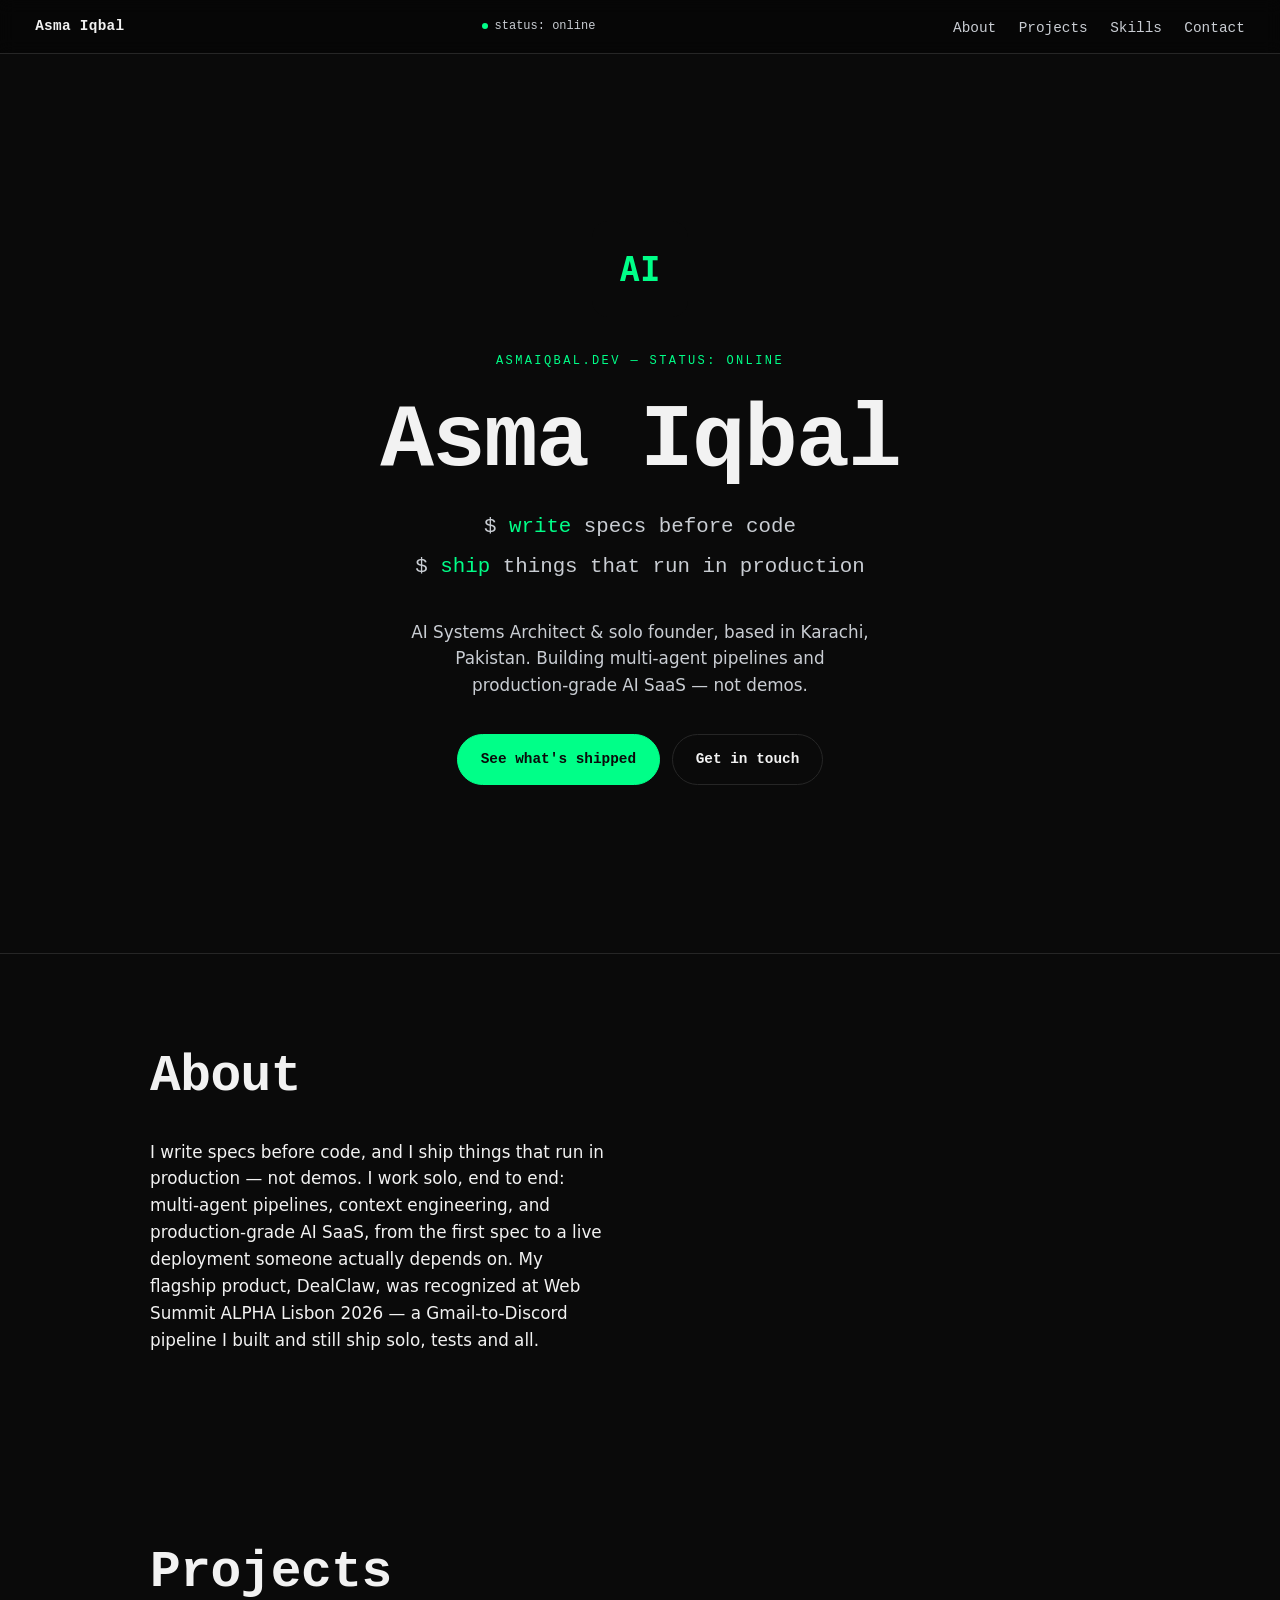
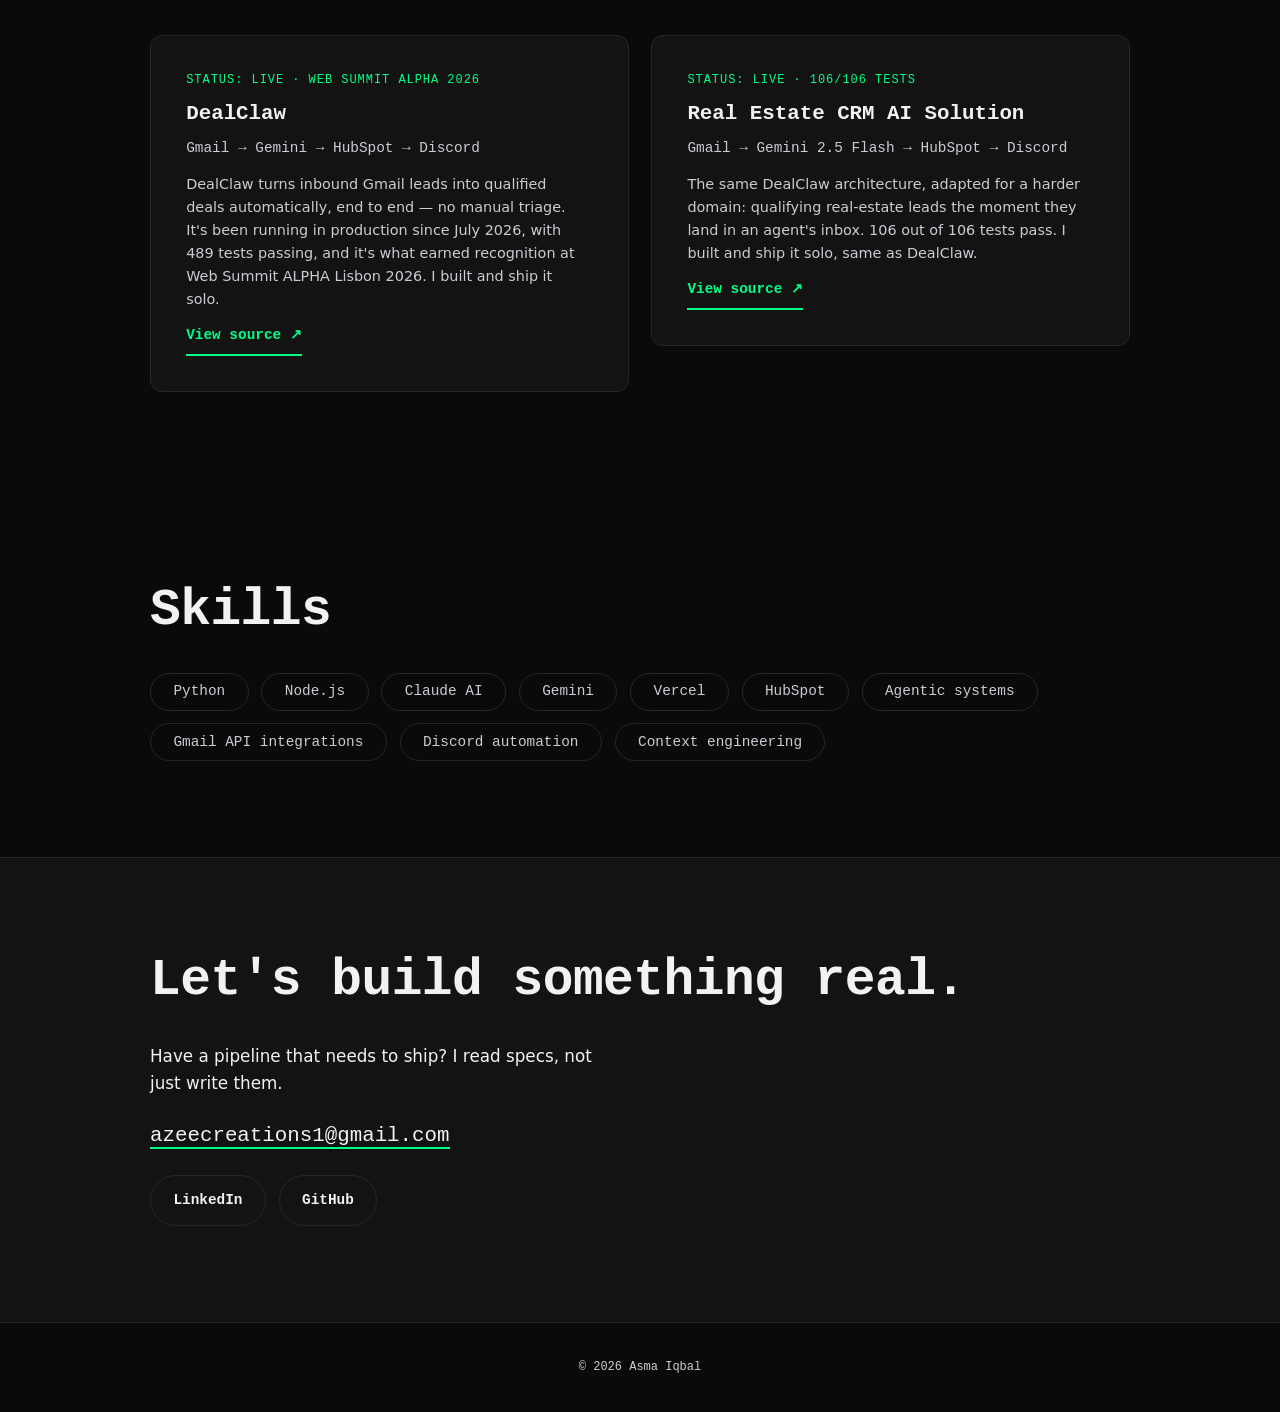
<file: project-02-portfolio/site/index.html>
<!DOCTYPE html>
<html lang="en">
<head>
<meta charset="UTF-8">
<meta name="viewport" content="width=device-width, initial-scale=1.0">
<title>Asma Iqbal — AI Systems Architect</title>
<meta name="description" content="Asma Iqbal is an AI Systems Architect and solo founder based in Karachi, Pakistan, building production-grade AI pipelines like DealClaw.">
<link rel="stylesheet" href="style.css">
</head>
<body>
<a class="skip-link" href="#main">Skip to content</a>

<header class="topbar">
  <nav aria-label="Primary">
    <a href="#hero" class="brand">Asma Iqbal</a>
    <span class="status-line">status: online</span>
    <ul class="nav-links">
      <li><a href="#about">About</a></li>
      <li><a href="#projects">Projects</a></li>
      <li><a href="#skills">Skills</a></li>
      <li><a href="#contact">Contact</a></li>
    </ul>
  </nav>
</header>

<main id="main">

  <section id="hero">
    <div class="hero-inner reveal">
      <img class="hero-avatar" src="avatar.svg" alt="Monogram mark, the letters A I, for Asma Iqbal">
      <p class="eyebrow">asmaiqbal.dev — status: online</p>
      <h1>Asma Iqbal</h1>
      <p class="cmd-line">$ <span class="verb">write</span> specs before code</p>
      <p class="cmd-line">$ <span class="verb">ship</span> things that run in production</p>
      <p class="hero-sub">AI Systems Architect &amp; solo founder, based in Karachi, Pakistan.
        Building multi-agent pipelines and production-grade AI SaaS — not demos.</p>
      <div class="hero-cta">
        <a class="btn btn-primary" href="#projects">See what's shipped</a>
        <a class="btn btn-ghost" href="#contact">Get in touch</a>
      </div>
    </div>
  </section>

  <section id="about" class="section">
    <div class="section-inner reveal">
      <h2>About</h2>
      <p class="prose">I write specs before code, and I ship things that run in production
        — not demos. I work solo, end to end: multi-agent pipelines, context engineering,
        and production-grade AI SaaS, from the first spec to a live deployment someone
        actually depends on. My flagship product, DealClaw, was recognized at Web Summit
        ALPHA Lisbon 2026 — a Gmail-to-Discord pipeline I built and still ship solo,
        tests and all.</p>
    </div>
  </section>

  <section id="projects" class="section">
    <div class="section-inner reveal">
      <h2>Projects</h2>
      <div class="project-grid">

        <article class="project-card">
          <p class="project-tag">STATUS: LIVE · WEB SUMMIT ALPHA 2026</p>
          <h3>DealClaw</h3>
          <p class="project-pipeline">Gmail → Gemini → HubSpot → Discord</p>
          <p class="prose">DealClaw turns inbound Gmail leads into qualified deals
            automatically, end to end — no manual triage. It's been running in production
            since July 2026, with 489 tests passing, and it's what earned recognition at
            Web Summit ALPHA Lisbon 2026. I built and ship it solo.</p>
          <a class="project-link" href="https://github.com/AsmaIqbal01/openclaw-deal-scout">View source ↗</a>
        </article>

        <article class="project-card">
          <p class="project-tag">STATUS: LIVE · 106/106 TESTS</p>
          <h3>Real Estate CRM AI Solution</h3>
          <p class="project-pipeline">Gmail → Gemini 2.5 Flash → HubSpot → Discord</p>
          <p class="prose">The same DealClaw architecture, adapted for a harder domain:
            qualifying real-estate leads the moment they land in an agent's inbox. 106 out
            of 106 tests pass. I built and ship it solo, same as DealClaw.</p>
          <a class="project-link" href="https://github.com/AsmaIqbal01/openclaw-deal-scout-realestate">View source ↗</a>
        </article>

      </div>
    </div>
  </section>

  <section id="skills" class="section">
    <div class="section-inner reveal">
      <h2>Skills</h2>
      <ul class="skills-list">
        <li>Python</li>
        <li>Node.js</li>
        <li>Claude AI</li>
        <li>Gemini</li>
        <li>Vercel</li>
        <li>HubSpot</li>
        <li>Agentic systems</li>
        <li>Gmail API integrations</li>
        <li>Discord automation</li>
        <li>Context engineering</li>
      </ul>
    </div>
  </section>

  <section id="contact" class="section contact-section">
    <div class="section-inner reveal">
      <h2>Let's build something real.</h2>
      <p class="prose">Have a pipeline that needs to ship? I read specs, not just write them.</p>
      <p class="contact-email"><a href="mailto:azeecreations1@gmail.com">azeecreations1@gmail.com</a></p>
      <div class="contact-links">
        <a class="btn btn-ghost" href="https://www.linkedin.com/in/asma-iqbal000/">LinkedIn</a>
        <a class="btn btn-ghost" href="https://github.com/AsmaIqbal01">GitHub</a>
      </div>
    </div>
  </section>

</main>

<footer class="site-footer">
  <p>© 2026 Asma Iqbal</p>
</footer>

<script>
  (function () {
    var ro = new IntersectionObserver(function (entries) {
      entries.forEach(function (entry) {
        if (entry.isIntersecting) { entry.target.classList.add('in'); ro.unobserve(entry.target); }
      });
    }, { rootMargin: '0px 0px -10% 0px' });
    Array.prototype.slice.call(document.querySelectorAll('.reveal')).forEach(function (node) {
      ro.observe(node);
    });
  })();
</script>
</body>
</html>
</file>
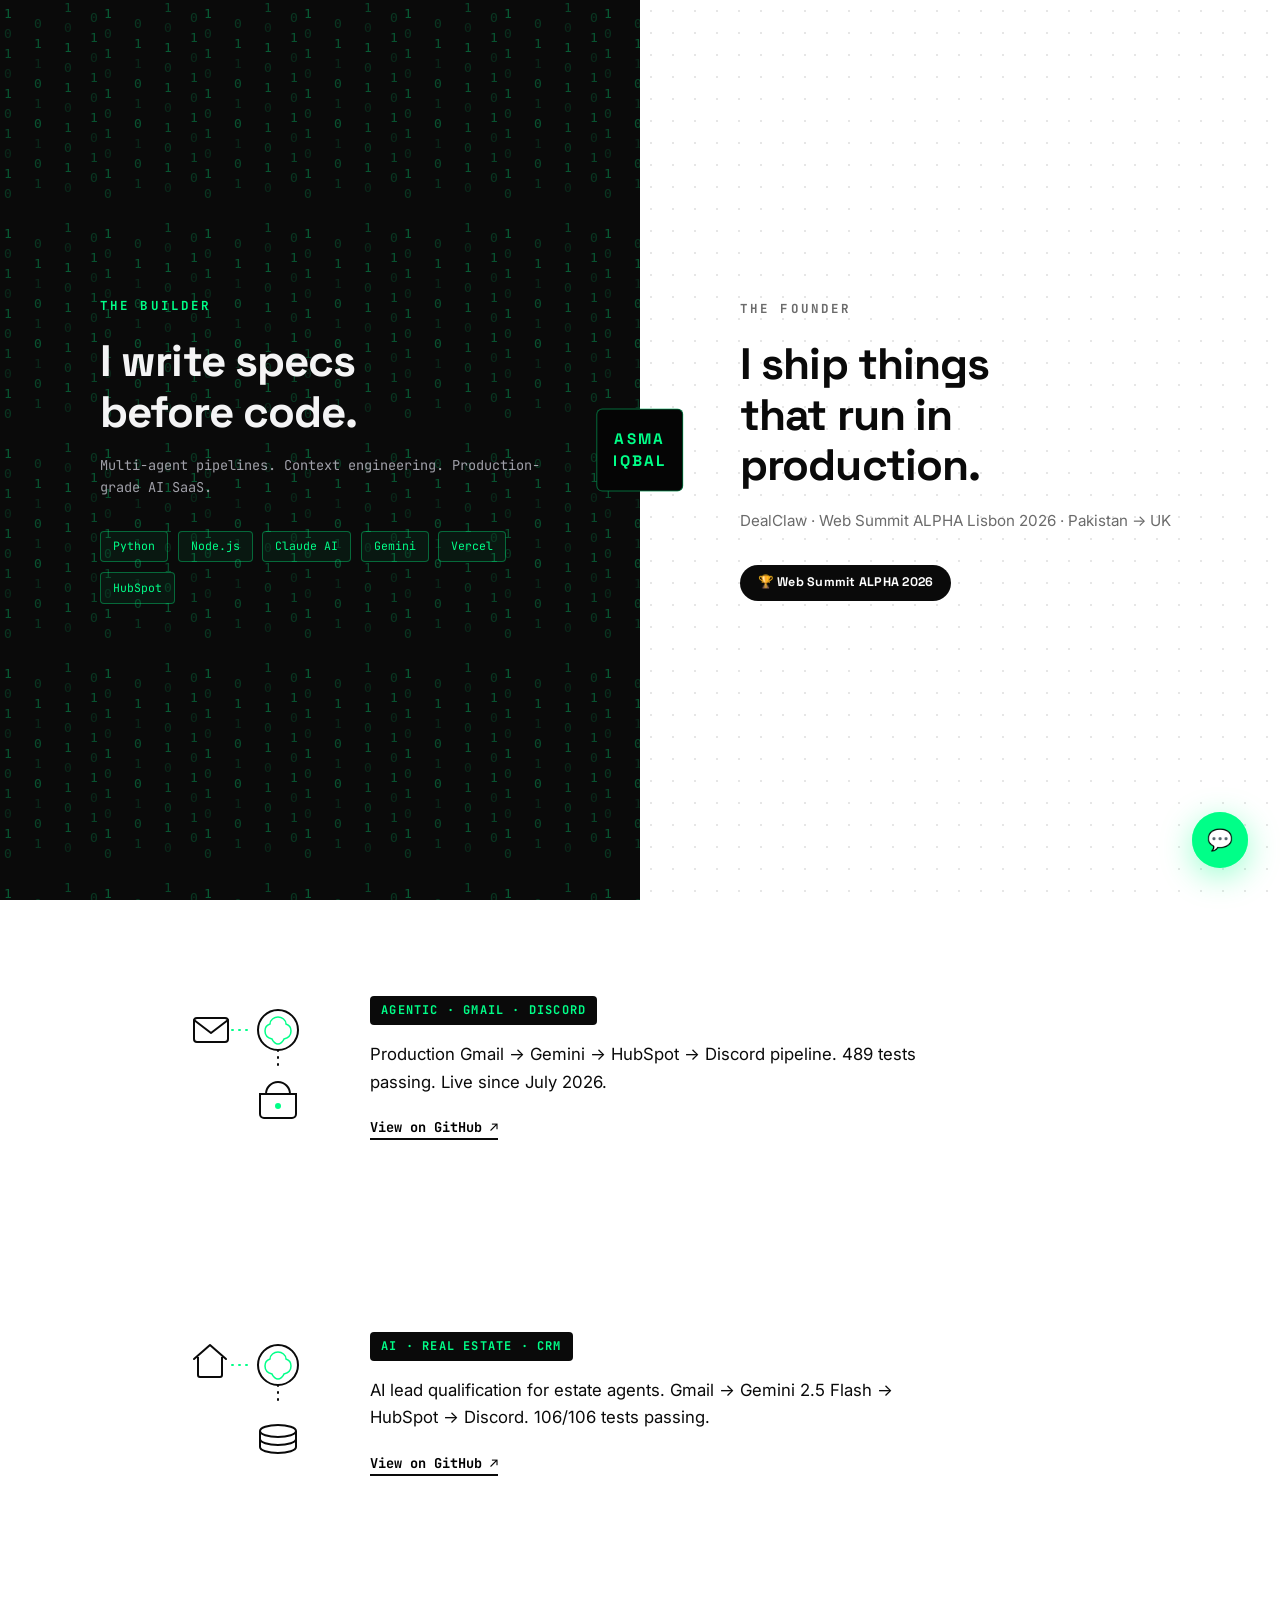
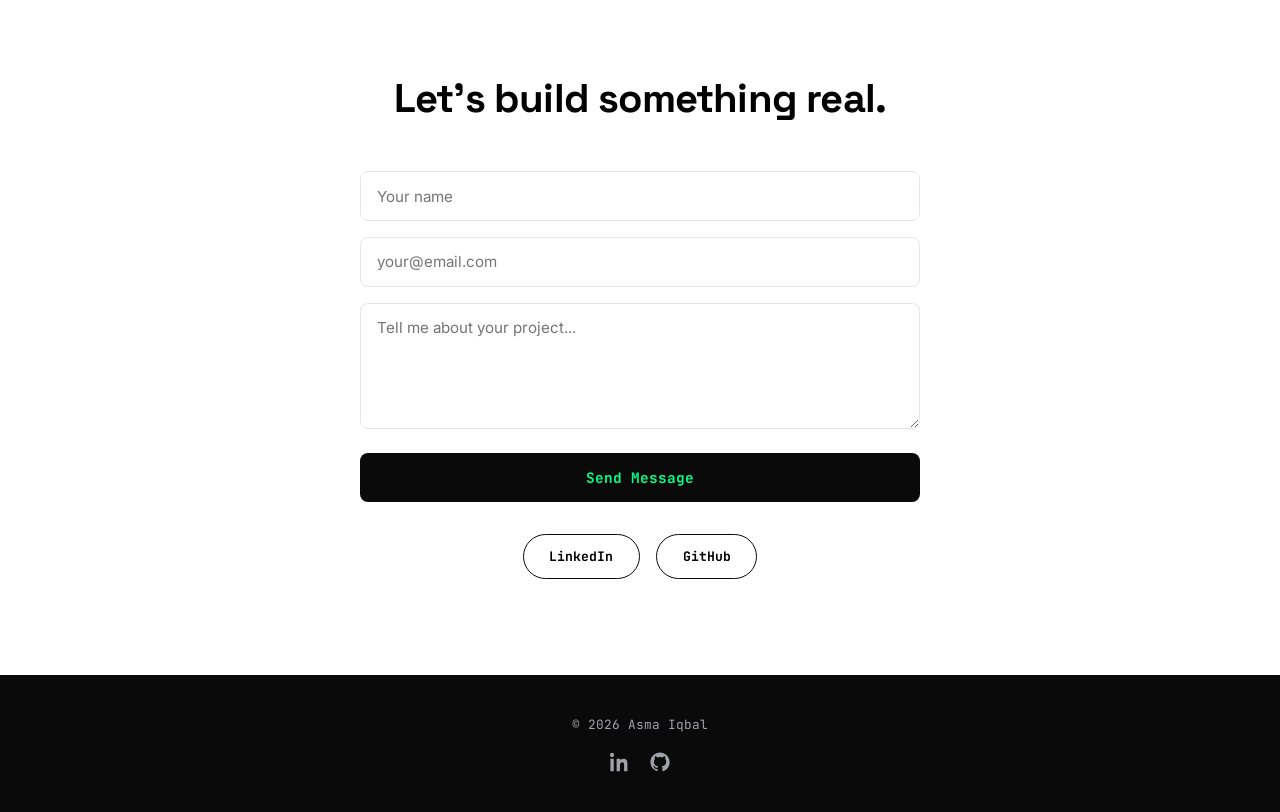
<file: project-02-portfolio/live_check/site/index.html>
<!DOCTYPE html>
<html lang="en">
<head>
<meta charset="UTF-8"/>
<meta name="viewport" content="width=device-width, initial-scale=1.0"/>
<title>Asma Iqbal — AI Systems Architect</title>
<meta name="description" content="Asma Iqbal is an AI Systems Architect and solo founder based in Karachi, Pakistan, building production-grade AI-powered SaaS pipelines — including DealClaw, an AI lead qualification system for estate agents."/>
<link rel="canonical" href="https://asmaiqbal.vercel.app/"/>

<meta property="og:type" content="website"/>
<meta property="og:title" content="Asma Iqbal — AI Systems Architect"/>
<meta property="og:description" content="Building real AI pipelines, not demos. Production-grade AI-powered SaaS products, from spec to live deployment."/>
<meta property="og:url" content="https://asmaiqbal.vercel.app/"/>
<meta property="og:image" content="https://asmaiqbal.vercel.app/avatar.jpg"/>

<meta name="twitter:card" content="summary"/>
<meta name="twitter:title" content="Asma Iqbal — AI Systems Architect"/>
<meta name="twitter:description" content="Building real AI pipelines, not demos. Production-grade AI-powered SaaS products, from spec to live deployment."/>
<meta name="twitter:image" content="https://asmaiqbal.vercel.app/avatar.jpg"/>

<link rel="icon" href="data:image/svg+xml,%3Csvg xmlns='http://www.w3.org/2000/svg' viewBox='0 0 32 32'%3E%3Cdefs%3E%3ClinearGradient id='g' x1='0' y1='0' x2='1' y2='1'%3E%3Cstop offset='0' stop-color='%237C3AED'/%3E%3Cstop offset='0.5' stop-color='%23EC4899'/%3E%3Cstop offset='1' stop-color='%2306B6D4'/%3E%3C/linearGradient%3E%3C/defs%3E%3Crect width='32' height='32' rx='8' fill='%230A0A1A'/%3E%3Ctext x='16' y='22' font-family='Arial,sans-serif' font-size='16' font-weight='700' text-anchor='middle' fill='url(%23g)'%3EAI%3C/text%3E%3C/svg%3E"/>
<link rel="preconnect" href="https://fonts.googleapis.com"/>
<link rel="preconnect" href="https://fonts.gstatic.com" crossorigin/>
<link href="https://fonts.googleapis.com/css2?family=JetBrains+Mono:wght@400;500;700&family=Space+Grotesk:wght@300;400;500;600;700&family=Inter:wght@300;400;500;600&display=swap" rel="stylesheet"/>
<style>
  *, *::before, *::after { box-sizing: border-box; margin: 0; padding: 0; }

  :root {
    --builder-bg: #0a0a0a;
    --builder-accent: #00ff88;
    --founder-bg: #ffffff;
    --founder-text: #0a0a0a;
    --muted-dark: #a1a1aa;
    --muted-light: #6b6b6b;
    --font-mono: 'JetBrains Mono', 'Courier New', monospace;
    --font-display: 'Space Grotesk', sans-serif;
    --font-body: 'Inter', sans-serif;
  }

  html { scroll-behavior: smooth; }
  body { font-family: var(--font-body); line-height: 1.6; overflow-x: hidden; background: var(--founder-bg); }

  ::-webkit-scrollbar { width: 6px; }
  ::-webkit-scrollbar-track { background: var(--builder-bg); }
  ::-webkit-scrollbar-thumb { background: var(--builder-accent); border-radius: 3px; }

  a { color: inherit; }

  /* ─── SPLIT HERO ─── */
  .split-hero {
    display: flex;
    height: 100vh;
    height: 100svh;
    position: relative;
    overflow: hidden;
  }
  .builder-side, .founder-side {
    position: relative;
    flex: 1;
    display: flex;
    align-items: center;
    justify-content: center;
    padding: 3rem 3rem;
    transition: flex 0.4s ease;
    overflow: hidden;
  }
  .split-hero.builder-hover .builder-side { flex: 1.5; }
  .split-hero.builder-hover .founder-side { flex: 0.667; }
  .split-hero.founder-hover .founder-side { flex: 1.5; }
  .split-hero.founder-hover .builder-side { flex: 0.667; }
  @media (prefers-reduced-motion: reduce) {
    .builder-side, .founder-side { transition: none; }
  }

  .builder-side { background: var(--builder-bg); color: #f4f4f5; }
  .founder-side { background: var(--founder-bg); color: var(--founder-text); }

  .matrix-bg {
    position: absolute; inset: 0; z-index: 0;
    background-image: url("data:image/svg+xml,%3Csvg xmlns='http://www.w3.org/2000/svg' width='100' height='220' viewBox='0 0 100 220'%3E%3Cstyle%3Etext%7Bfont-family:monospace;font-size:13px;fill:%2300ff88;%7D%3C/style%3E%3Ctext x='4' y='18' opacity='0.55'%3E1%3C/text%3E%3Ctext x='4' y='38' opacity='0.25'%3E0%3C/text%3E%3Ctext x='4' y='58' opacity='0.45'%3E1%3C/text%3E%3Ctext x='4' y='78' opacity='0.2'%3E0%3C/text%3E%3Ctext x='4' y='98' opacity='0.5'%3E1%3C/text%3E%3Ctext x='4' y='118' opacity='0.3'%3E0%3C/text%3E%3Ctext x='4' y='138' opacity='0.4'%3E1%3C/text%3E%3Ctext x='4' y='158' opacity='0.2'%3E0%3C/text%3E%3Ctext x='4' y='178' opacity='0.5'%3E1%3C/text%3E%3Ctext x='4' y='198' opacity='0.3'%3E0%3C/text%3E%3Ctext x='34' y='28' opacity='0.3'%3E0%3C/text%3E%3Ctext x='34' y='48' opacity='0.5'%3E1%3C/text%3E%3Ctext x='34' y='68' opacity='0.2'%3E1%3C/text%3E%3Ctext x='34' y='88' opacity='0.45'%3E0%3C/text%3E%3Ctext x='34' y='108' opacity='0.25'%3E1%3C/text%3E%3Ctext x='34' y='128' opacity='0.5'%3E0%3C/text%3E%3Ctext x='34' y='148' opacity='0.2'%3E1%3C/text%3E%3Ctext x='34' y='168' opacity='0.4'%3E0%3C/text%3E%3Ctext x='34' y='188' opacity='0.3'%3E1%3C/text%3E%3Ctext x='64' y='12' opacity='0.4'%3E1%3C/text%3E%3Ctext x='64' y='32' opacity='0.2'%3E0%3C/text%3E%3Ctext x='64' y='52' opacity='0.55'%3E1%3C/text%3E%3Ctext x='64' y='72' opacity='0.25'%3E0%3C/text%3E%3Ctext x='64' y='92' opacity='0.5'%3E1%3C/text%3E%3Ctext x='64' y='112' opacity='0.2'%3E0%3C/text%3E%3Ctext x='64' y='132' opacity='0.45'%3E1%3C/text%3E%3Ctext x='64' y='152' opacity='0.3'%3E0%3C/text%3E%3Ctext x='64' y='172' opacity='0.5'%3E1%3C/text%3E%3Ctext x='64' y='192' opacity='0.2'%3E0%3C/text%3E%3Ctext x='90' y='22' opacity='0.3'%3E0%3C/text%3E%3Ctext x='90' y='42' opacity='0.5'%3E1%3C/text%3E%3Ctext x='90' y='62' opacity='0.2'%3E0%3C/text%3E%3Ctext x='90' y='82' opacity='0.45'%3E1%3C/text%3E%3Ctext x='90' y='102' opacity='0.25'%3E0%3C/text%3E%3Ctext x='90' y='122' opacity='0.5'%3E1%3C/text%3E%3Ctext x='90' y='142' opacity='0.2'%3E0%3C/text%3E%3Ctext x='90' y='162' opacity='0.4'%3E1%3C/text%3E%3Ctext x='90' y='182' opacity='0.3'%3E0%3C/text%3E%3C/svg%3E");
    background-repeat: repeat;
    background-size: 100px 220px;
    animation: matrixFall 9s linear infinite;
    opacity: 0.6;
  }
  @keyframes matrixFall { from { background-position: 0 0; } to { background-position: 0 220px; } }
  @media (prefers-reduced-motion: reduce) { .matrix-bg { animation: none; } }

  .dot-grid-bg {
    position: absolute; inset: 0; z-index: 0;
    background-image: radial-gradient(circle, rgba(10,10,10,0.1) 1px, transparent 1px);
    background-size: 22px 22px;
  }

  .side-content { position: relative; z-index: 1; max-width: 440px; }
  .side-label {
    font-family: var(--font-mono);
    font-size: 0.78rem; font-weight: 700; letter-spacing: 0.25em;
    text-transform: uppercase; margin-bottom: 1.25rem;
  }
  .builder-side .side-label { color: var(--builder-accent); }
  .founder-side .side-label { color: var(--muted-light); }

  .side-headline {
    font-family: var(--font-display);
    font-size: clamp(2rem, 4vw, 2.75rem);
    font-weight: 700; line-height: 1.15; letter-spacing: -0.02em;
    margin-bottom: 1.1rem;
  }
  .builder-side .side-headline { color: #f4f4f5; }
  .founder-side .side-headline { color: var(--founder-text); }

  .side-subtext { font-size: 0.95rem; line-height: 1.6; margin-bottom: 2rem; }
  .builder-side .side-subtext { color: var(--muted-dark); font-family: var(--font-mono); font-size: 0.85rem; }
  .founder-side .side-subtext { color: var(--muted-light); }

  .badge-row { display: flex; flex-wrap: wrap; gap: 0.6rem; }
  .tech-badge {
    font-family: var(--font-mono);
    font-size: 0.72rem; padding: 0.35rem 0.75rem;
    border: 1px solid rgba(0,255,136,0.35);
    color: var(--builder-accent);
    border-radius: 4px;
    background: rgba(0,255,136,0.06);
  }

  .ws-badge {
    display: inline-block;
    font-family: var(--font-display);
    font-size: 0.78rem; font-weight: 700;
    padding: 0.5rem 1.1rem;
    border-radius: 999px;
    background: var(--founder-text);
    color: var(--founder-bg);
    letter-spacing: 0.02em;
  }

  /* ─── CENTER ANCHOR ─── */
  .center-anchor {
    position: absolute; top: 50%; left: 50%;
    transform: translate(-50%, -50%);
    z-index: 5;
    pointer-events: none;
    text-align: center;
    background: #050505;
    border: 1px solid rgba(0,255,136,0.4);
    padding: 1.1rem 1rem;
    border-radius: 6px;
  }
  .anchor-name {
    font-family: var(--font-display);
    font-weight: 700;
    font-size: 0.95rem;
    letter-spacing: 0.15em;
    color: var(--builder-accent);
    line-height: 1.5;
  }

  /* ─── BELOW THE FOLD ─── */
  .fold-section { padding: 6rem 6vw; background: var(--founder-bg); }
  .fold-inner {
    max-width: 900px; margin: 0 auto;
    display: grid; grid-template-columns: 140px 1fr; gap: 2.5rem; align-items: center;
    opacity: 0; transform: translateY(28px);
    transition: opacity 0.6s, transform 0.6s;
  }
  .fold-inner.visible { opacity: 1; transform: none; }
  .fold-icon { width: 140px; height: 140px; }
  .fold-tags {
    font-family: var(--font-mono);
    font-size: 0.75rem; font-weight: 700; letter-spacing: 0.1em;
    text-transform: uppercase; color: var(--builder-accent);
    background: var(--builder-bg);
    display: inline-block; padding: 0.3rem 0.7rem; border-radius: 4px;
    margin-bottom: 1rem;
  }
  .fold-desc { font-size: 1.05rem; color: var(--founder-text); line-height: 1.65; margin-bottom: 1.1rem; max-width: 560px; }
  .fold-link {
    font-family: var(--font-mono);
    font-size: 0.85rem; font-weight: 700;
    text-decoration: none;
    border-bottom: 2px solid var(--founder-text);
    padding-bottom: 2px;
  }
  .fold-link:hover { border-color: var(--builder-accent); }

  @media (max-width: 768px) {
    .fold-inner { grid-template-columns: 1fr; text-align: center; justify-items: center; }
    .fold-icon { width: 100px; height: 100px; }
  }

  /* ─── CONTACT ─── */
  .contact-inner {
    max-width: 560px; margin: 0 auto; text-align: center;
    opacity: 0; transform: translateY(28px);
    transition: opacity 0.6s, transform 0.6s;
  }
  .contact-inner.visible { opacity: 1; transform: none; }
  .contact-heading {
    font-family: var(--font-display); font-weight: 700;
    font-size: clamp(1.8rem, 3.5vw, 2.5rem);
    margin-bottom: 2.5rem; letter-spacing: -0.02em;
  }
  .contact-form { display: flex; flex-direction: column; gap: 1rem; text-align: left; }
  .form-input {
    padding: 0.9rem 1rem;
    border: 1.5px solid #e4e4e7;
    border-radius: 8px;
    font-family: var(--font-body);
    font-size: 0.95rem;
    color: var(--founder-text);
    outline: none;
    transition: border-color 0.2s;
    resize: vertical;
  }
  .form-input:focus { border-color: var(--builder-bg); }
  .submit-btn {
    margin-top: 0.5rem;
    padding: 0.95rem 2rem;
    background: var(--builder-bg);
    color: var(--builder-accent);
    border: none; border-radius: 8px;
    font-family: var(--font-mono);
    font-weight: 700; font-size: 0.9rem;
    cursor: pointer;
    transition: opacity 0.2s;
  }
  .submit-btn:hover { opacity: 0.85; }
  .submit-btn:disabled { opacity: 0.5; cursor: default; }
  .contact-buttons { display: flex; gap: 1rem; justify-content: center; margin-top: 2rem; }
  .contact-btn {
    padding: 0.7rem 1.6rem;
    border: 1.5px solid var(--founder-text);
    border-radius: 999px;
    text-decoration: none;
    font-family: var(--font-mono);
    font-size: 0.82rem; font-weight: 700;
    transition: background 0.2s, color 0.2s;
  }
  .contact-btn:hover { background: var(--founder-text); color: var(--founder-bg); }

  /* ─── FOOTER ─── */
  .site-footer {
    background: var(--builder-bg); color: var(--muted-dark);
    text-align: center; padding: 2.5rem 5vw;
    display: flex; flex-direction: column; align-items: center; gap: 1rem;
    font-family: var(--font-mono); font-size: 0.8rem;
  }
  .footer-links { display: flex; gap: 1.25rem; }
  .footer-links a { display: flex; align-items: center; justify-content: center; color: var(--muted-dark); transition: color 0.2s; }
  .footer-links a:hover { color: var(--builder-accent); }
  .footer-links svg { width: 20px; height: 20px; }

  /* ─── MOBILE STACK ─── */
  @media (max-width: 768px) {
    .split-hero { flex-direction: column; height: auto; }
    .builder-side, .founder-side { flex: none; width: 100%; min-height: 100svh; padding: 4rem 6vw; }
    .split-hero.builder-hover .builder-side,
    .split-hero.builder-hover .founder-side,
    .split-hero.founder-hover .builder-side,
    .split-hero.founder-hover .founder-side { flex: none; }
    .center-anchor { position: relative; top: auto; left: auto; transform: none; margin: -1px auto 0; width: fit-content; z-index: 6; }
  }

  /* ─── CHATBOT (green accent) ─── */
  .chat-toggle {
    position: fixed; bottom: 2rem; right: 2rem; z-index: 9999;
    width: 56px; height: 56px; border-radius: 50%;
    background: var(--builder-accent);
    border: none; cursor: pointer; font-size: 1.3rem;
    display: flex; align-items: center; justify-content: center;
    box-shadow: 0 8px 32px rgba(0,255,136,0.4);
    transition: transform 0.2s;
    color: #0a0a0a;
  }
  .chat-toggle:hover { transform: scale(1.08); }
  @media (prefers-reduced-motion: no-preference) {
    .chat-toggle::after {
      content: ''; position: absolute;
      width: 56px; height: 56px; border-radius: 50%;
      border: 2px solid rgba(0,255,136,0.5);
      animation: chatPulse 2s infinite;
    }
    @keyframes chatPulse {
      0%   { transform: scale(1);    opacity: 0.8; }
      70%  { transform: scale(1.35); opacity: 0; }
      100% { transform: scale(1.35); opacity: 0; }
    }
  }
  .chat-panel {
    position: fixed; bottom: 5.5rem; right: 2rem; z-index: 9998;
    width: 340px; height: 480px;
    background: #0f0f0f; border: 1px solid rgba(0,255,136,0.3);
    border-radius: 16px; display: none; flex-direction: column;
    box-shadow: 0 24px 64px rgba(0,0,0,0.6);
    overflow: hidden;
  }
  .chat-panel.open { display: flex; animation: chatSlideUp 0.25s ease forwards; }
  @keyframes chatSlideUp { from { opacity: 0; transform: translateY(20px); } to { opacity: 1; transform: translateY(0); } }
  .chat-header {
    background: var(--builder-accent);
    padding: 1rem 1.2rem; border-radius: 16px 16px 0 0;
    display: flex; align-items: center; justify-content: space-between;
  }
  .chat-header-left { display: flex; align-items: center; gap: 0.7rem; }
  .chat-avatar {
    width: 36px; height: 36px; border-radius: 50%;
    background: rgba(10,10,10,0.15);
    display: flex; align-items: center; justify-content: center;
    font-size: 0.8rem; font-weight: 700; color: #0a0a0a;
    font-family: var(--font-mono);
  }
  .chat-header-name { font-size: 0.9rem; font-weight: 700; color: #0a0a0a; font-family: var(--font-mono); }
  .chat-header-sub  { font-size: 0.72rem; color: rgba(10,10,10,0.7); }
  .chat-status { display: flex; align-items: center; gap: 0.4rem; font-size: 0.75rem; color: rgba(10,10,10,0.8); }
  .chat-status-dot { width: 8px; height: 8px; border-radius: 50%; background: #0a0a0a; animation: statusPulse 2s infinite; }
  @keyframes statusPulse { 0%,100% { opacity: 1; } 50% { opacity: 0.4; } }

  .chat-messages { flex: 1; overflow-y: auto; padding: 1rem; display: flex; flex-direction: column; gap: 0.75rem; }
  .chat-messages::-webkit-scrollbar { width: 3px; }
  .chat-messages::-webkit-scrollbar-thumb { background: rgba(0,255,136,0.3); border-radius: 2px; }
  .chat-bubble-user {
    background: var(--builder-accent); color: #0a0a0a; align-self: flex-end;
    border-radius: 16px 16px 4px 16px;
    padding: 0.6rem 1rem; max-width: 82%; font-size: 0.875rem; line-height: 1.5;
    overflow-wrap: break-word;
  }
  .chat-bubble-assistant {
    background: #1c1c1c; color: #e4e4e7; align-self: flex-start;
    border-radius: 16px 16px 16px 4px;
    padding: 0.6rem 1rem; max-width: 82%; font-size: 0.875rem; line-height: 1.55;
    overflow-wrap: break-word;
  }
  .typing-dot { display: inline-block; width: 6px; height: 6px; border-radius: 50%; background: #94a3b8; margin: 0 2px; animation: typingBounce 1.2s infinite; }
  .typing-dot:nth-child(2) { animation-delay: 0.2s; }
  .typing-dot:nth-child(3) { animation-delay: 0.4s; }
  @keyframes typingBounce { 0%,60%,100% { transform: translateY(0); } 30% { transform: translateY(-6px); } }
  .chat-suggestions { display: flex; flex-wrap: wrap; gap: 0.4rem; margin-top: 0.4rem; }
  .chat-chip {
    padding: 0.3rem 0.8rem; border-radius: 999px; font-size: 0.73rem; cursor: pointer;
    border: 1px solid rgba(0,255,136,0.4); color: var(--builder-accent);
    background: transparent; transition: background 0.2s;
    font-family: var(--font-body);
  }
  .chat-chip:hover { background: rgba(0,255,136,0.15); }
  .chat-input-area { padding: 0.85rem 1rem; border-top: 1px solid rgba(255,255,255,0.06); display: flex; gap: 0.5rem; align-items: center; }
  .chat-input {
    flex: 1; background: #1c1c1c; border: 1px solid rgba(0,255,136,0.2);
    border-radius: 999px; padding: 0.55rem 1rem;
    color: #fff; font-size: 0.875rem; outline: none;
    font-family: var(--font-body); transition: border-color 0.2s;
  }
  .chat-input:focus { border-color: var(--builder-accent); }
  .chat-input::placeholder { color: #52525b; }
  .chat-send {
    width: 36px; height: 36px; border-radius: 50%; flex-shrink: 0;
    background: var(--builder-accent);
    border: none; cursor: pointer; color: #0a0a0a; font-size: 1rem;
    display: flex; align-items: center; justify-content: center;
    transition: opacity 0.2s;
  }
  .chat-send:hover { opacity: 0.85; }
  .chat-send:disabled { opacity: 0.5; cursor: default; }
  @media (max-width: 480px) {
    .chat-panel { width: calc(100vw - 2rem); right: 1rem; left: 1rem; height: 420px; }
    .chat-toggle { bottom: 1.5rem; right: 1.5rem; }
  }
</style>
</head>
<body>

<!-- ── SPLIT HERO ── -->
<section class="split-hero" id="splitHero">
  <div class="builder-side" id="builderSide">
    <div class="matrix-bg" aria-hidden="true"></div>
    <div class="side-content">
      <p class="side-label">The Builder</p>
      <h1 class="side-headline">I write specs<br/>before code.</h1>
      <p class="side-subtext">Multi-agent pipelines. Context engineering. Production-grade AI SaaS.</p>
      <div class="badge-row">
        <span class="tech-badge">Python</span>
        <span class="tech-badge">Node.js</span>
        <span class="tech-badge">Claude AI</span>
        <span class="tech-badge">Gemini</span>
        <span class="tech-badge">Vercel</span>
        <span class="tech-badge">HubSpot</span>
      </div>
    </div>
  </div>

  <div class="center-anchor" aria-hidden="true">
    <div class="anchor-name">ASMA<br/>IQBAL</div>
  </div>

  <div class="founder-side" id="founderSide">
    <div class="dot-grid-bg" aria-hidden="true"></div>
    <div class="side-content">
      <p class="side-label">The Founder</p>
      <h1 class="side-headline">I ship things<br/>that run in production.</h1>
      <p class="side-subtext">DealClaw · Web Summit ALPHA Lisbon 2026 · Pakistan → UK</p>
      <span class="ws-badge">🏆 Web Summit ALPHA 2026</span>
    </div>
  </div>
</section>

<!-- ── ABOUT (OpenClaw pipeline) ── -->
<section class="fold-section" id="about">
  <div class="fold-inner reveal">
    <svg class="fold-icon" viewBox="0 0 140 140" fill="none" xmlns="http://www.w3.org/2000/svg" aria-hidden="true">
      <rect x="4" y="20" width="34" height="24" rx="3" stroke="#0a0a0a" stroke-width="2"/>
      <path d="M4 22l17 13 17-13" stroke="#0a0a0a" stroke-width="2" stroke-linecap="round" stroke-linejoin="round"/>
      <path d="M42 32h20" stroke="#00ff88" stroke-width="2" stroke-linecap="round" stroke-dasharray="1 6"/>
      <circle cx="88" cy="32" r="20" stroke="#0a0a0a" stroke-width="2"/>
      <path d="M80 26c0-4 4-7 8-7s8 3 8 7c3 1 5 4 5 7 0 4-3 7-7 8-1 3-4 5-6 5s-5-2-6-5c-4-1-7-4-7-8 0-3 2-6 5-7z" stroke="#00ff88" stroke-width="1.5"/>
      <path d="M88 52v16" stroke="#0a0a0a" stroke-width="2" stroke-linecap="round" stroke-dasharray="1 6"/>
      <path d="M76 96a12 12 0 0124 0" stroke="#0a0a0a" stroke-width="2" stroke-linecap="round"/>
      <path d="M70 96h36v20a4 4 0 01-4 4H74a4 4 0 01-4-4V96z" stroke="#0a0a0a" stroke-width="2"/>
      <circle cx="88" cy="108" r="3" fill="#00ff88"/>
    </svg>
    <div class="fold-text">
      <p class="fold-tags">Agentic · Gmail · Discord</p>
      <p class="fold-desc">Production Gmail → Gemini → HubSpot → Discord pipeline. 489 tests passing. Live since July 2026.</p>
      <a href="https://github.com/AsmaIqbal01/openclaw-deal-scout" class="fold-link" target="_blank">View on GitHub ↗</a>
    </div>
  </div>
</section>

<!-- ── PROJECTS (DealClaw) ── -->
<section class="fold-section" id="projects">
  <div class="fold-inner reveal">
    <svg class="fold-icon" viewBox="0 0 140 140" fill="none" xmlns="http://www.w3.org/2000/svg" aria-hidden="true">
      <path d="M4 26L20 12l16 14" stroke="#0a0a0a" stroke-width="2" stroke-linecap="round" stroke-linejoin="round"/>
      <path d="M8 24v18a2 2 0 002 2h20a2 2 0 002-2V24" stroke="#0a0a0a" stroke-width="2"/>
      <path d="M42 32h20" stroke="#00ff88" stroke-width="2" stroke-linecap="round" stroke-dasharray="1 6"/>
      <circle cx="88" cy="32" r="20" stroke="#0a0a0a" stroke-width="2"/>
      <path d="M80 26c0-4 4-7 8-7s8 3 8 7c3 1 5 4 5 7 0 4-3 7-7 8-1 3-4 5-6 5s-5-2-6-5c-4-1-7-4-7-8 0-3 2-6 5-7z" stroke="#00ff88" stroke-width="1.5"/>
      <path d="M88 52v16" stroke="#0a0a0a" stroke-width="2" stroke-linecap="round" stroke-dasharray="1 6"/>
      <ellipse cx="88" cy="98" rx="18" ry="6" stroke="#0a0a0a" stroke-width="2"/>
      <path d="M70 98v16c0 3.3 8 6 18 6s18-2.7 18-6V98" stroke="#0a0a0a" stroke-width="2"/>
      <path d="M70 106c0 3.3 8 6 18 6s18-2.7 18-6" stroke="#0a0a0a" stroke-width="2"/>
    </svg>
    <div class="fold-text">
      <p class="fold-tags">AI · Real Estate · CRM</p>
      <p class="fold-desc">AI lead qualification for estate agents. Gmail → Gemini 2.5 Flash → HubSpot → Discord. 106/106 tests passing.</p>
      <a href="https://github.com/AsmaIqbal01/openclaw-deal-scout-realestate" class="fold-link" target="_blank">View on GitHub ↗</a>
    </div>
  </div>
</section>

<!-- ── CONTACT ── -->
<section class="fold-section" id="contact">
  <div class="contact-inner reveal">
    <h2 class="contact-heading">Let's build something real.</h2>
    <form id="contactForm" class="contact-form" action="https://formspree.io/f/mjgndrql" method="POST">
      <input type="text" name="_gotcha" style="display:none">
      <input type="hidden" name="_subject" value="Portfolio enquiry">
      <input type="text" name="name" class="form-input" placeholder="Your name" required/>
      <input type="email" name="email" class="form-input" placeholder="your@email.com" required/>
      <textarea name="message" class="form-input" rows="5" placeholder="Tell me about your project..." required></textarea>
      <div id="formStatus" style="display:none;"></div>
      <button type="submit" id="submitBtn" class="submit-btn">Send Message</button>
    </form>
    <div class="contact-buttons">
      <a href="https://www.linkedin.com/in/asma-iqbal000/" class="contact-btn" target="_blank">LinkedIn</a>
      <a href="https://github.com/AsmaIqbal01" class="contact-btn" target="_blank">GitHub</a>
    </div>
  </div>
</section>

<!-- ── FOOTER ── -->
<footer class="site-footer">
  <p>© 2026 Asma Iqbal</p>
  <div class="footer-links">
    <a href="https://www.linkedin.com/in/asma-iqbal000/" target="_blank" aria-label="LinkedIn">
      <svg viewBox="0 0 24 24" fill="currentColor"><path d="M4.98 3.5C4.98 4.88 3.87 6 2.5 6S0 4.88 0 3.5 1.12 1 2.5 1s2.48 1.12 2.48 2.5zM.5 8h4V23h-4V8zM8.5 8h3.8v2.05h.05c.53-1 1.83-2.05 3.77-2.05 4.03 0 4.78 2.65 4.78 6.1V23h-4v-6.9c0-1.65-.03-3.77-2.3-3.77-2.3 0-2.65 1.8-2.65 3.65V23h-4V8z"/></svg>
    </a>
    <a href="https://github.com/AsmaIqbal01" target="_blank" aria-label="GitHub">
      <svg viewBox="0 0 24 24" fill="currentColor"><path d="M12 .5C5.65.5.5 5.65.5 12c0 5.08 3.29 9.39 7.86 10.91.57.1.78-.25.78-.55 0-.27-.01-1.16-.02-2.11-3.2.7-3.88-1.36-3.88-1.36-.52-1.33-1.28-1.68-1.28-1.68-1.05-.72.08-.7.08-.7 1.16.08 1.78 1.19 1.78 1.19 1.03 1.77 2.71 1.26 3.37.96.1-.75.4-1.26.73-1.55-2.55-.29-5.23-1.28-5.23-5.69 0-1.26.45-2.29 1.19-3.1-.12-.29-.52-1.46.11-3.05 0 0 .97-.31 3.18 1.18a11.05 11.05 0 015.79 0c2.21-1.49 3.18-1.18 3.18-1.18.63 1.59.23 2.76.11 3.05.74.81 1.19 1.84 1.19 3.1 0 4.42-2.69 5.4-5.25 5.68.41.36.78 1.07.78 2.15 0 1.55-.01 2.8-.01 3.18 0 .3.2.66.79.55A10.52 10.52 0 0023.5 12C23.5 5.65 18.35.5 12 .5z"/></svg>
    </a>
  </div>
</footer>

<!-- CHATBOT -->
<button class="chat-toggle" id="chatToggle" aria-label="Open chat assistant">💬</button>
<div class="chat-panel" id="chatPanel" role="dialog" aria-label="AI Assistant">
  <div class="chat-header">
    <div class="chat-header-left">
      <div class="chat-avatar">AI</div>
      <div>
        <div class="chat-header-name">Asma's Assistant</div>
        <div class="chat-header-sub">Ask me about Asma's work</div>
      </div>
    </div>
    <div class="chat-status">
      <div class="chat-status-dot"></div>
      <span>Online</span>
    </div>
  </div>
  <div class="chat-messages" id="chatMessages">
    <div class="chat-bubble-assistant">
      Hi! 👋 I'm Asma's AI assistant. Ask me about her projects, skills, or how to hire her!
      <div class="chat-suggestions" id="chatSuggestions">
        <button class="chat-chip" onclick="sendChip(this, 'What is DealClaw?')">What is DealClaw?</button>
        <button class="chat-chip" onclick="sendChip(this, 'How can I hire Asma?')">How can I hire Asma?</button>
        <button class="chat-chip" onclick="sendChip(this, 'What is her tech stack?')">What is her tech stack?</button>
      </div>
    </div>
  </div>

  <div class="chat-input-area">
    <input class="chat-input" id="chatInput" type="text" placeholder="Ask me anything…" maxlength="300" />
    <button class="chat-send" id="chatSend" aria-label="Send message">➤</button>
  </div>
</div>

<script>
  // Hero hover split
  (function() {
    const hero = document.getElementById('splitHero');
    const builder = document.getElementById('builderSide');
    const founder = document.getElementById('founderSide');
    builder.addEventListener('mouseenter', () => hero.classList.add('builder-hover'));
    builder.addEventListener('mouseleave', () => hero.classList.remove('builder-hover'));
    founder.addEventListener('mouseenter', () => hero.classList.add('founder-hover'));
    founder.addEventListener('mouseleave', () => hero.classList.remove('founder-hover'));
  })();

  // Reveal on scroll
  const reveals = document.querySelectorAll('.fold-inner, .contact-inner');
  const obs = new IntersectionObserver((entries) => {
    entries.forEach(e => {
      if (e.isIntersecting) { e.target.classList.add('visible'); obs.unobserve(e.target); }
    });
  }, { threshold: 0.15 });
  reveals.forEach(r => obs.observe(r));

  // Contact form — AJAX submit via Formspree
  async function handleSubmit(e) {
    e.preventDefault();
    const btn = document.getElementById('submitBtn');
    const status = document.getElementById('formStatus');
    btn.disabled = true;
    btn.textContent = 'Sending…';
    status.style.display = 'none';
    try {
      const res = await fetch('https://formspree.io/f/mjgndrql', {
        method: 'POST',
        body: new FormData(e.target),
        headers: { 'Accept': 'application/json' }
      });
      if (res.ok) {
        status.style.cssText = 'display:block;padding:0.8rem;border-radius:8px;background:rgba(0,200,100,0.1);border:1px solid rgba(0,200,100,0.3);color:#0a7d42;text-align:center;font-size:0.88rem';
        status.textContent = '✓ Message sent! I\'ll get back to you within 24 hours.';
        e.target.reset();
      } else {
        throw new Error('failed');
      }
    } catch {
      status.style.cssText = 'display:block;padding:0.8rem;border-radius:8px;background:rgba(220,38,38,0.08);border:1px solid rgba(220,38,38,0.3);color:#b91c1c;text-align:center;font-size:0.88rem';
      status.textContent = '✗ Something went wrong. Email azeecreations1@gmail.com directly.';
    } finally {
      btn.disabled = false;
      btn.textContent = 'Send Message';
    }
  }
  document.getElementById('contactForm').addEventListener('submit', handleSubmit);

  /* ── CHATBOT ── */
  (function() {
    const toggle   = document.getElementById('chatToggle');
    const panel    = document.getElementById('chatPanel');
    const input    = document.getElementById('chatInput');
    const sendBtn  = document.getElementById('chatSend');
    const msgArea  = document.getElementById('chatMessages');

    let isOpen = false;
    let isBusy = false;
    const history = [];

    toggle.addEventListener('click', () => {
      isOpen = !isOpen;
      panel.classList.toggle('open', isOpen);
      toggle.textContent = isOpen ? '✕' : '💬';
      toggle.setAttribute('aria-label', isOpen ? 'Close chat' : 'Open chat assistant');
      if (isOpen) input.focus();
    });

    sendBtn.addEventListener('click', () => doSend());
    input.addEventListener('keydown', e => { if (e.key === 'Enter' && !e.shiftKey) { e.preventDefault(); doSend(); } });

    function sendChip(btn, text) {
      const suggestions = document.getElementById('chatSuggestions');
      if (suggestions) suggestions.style.display = 'none';
      doSend(text);
    }
    window.sendChip = sendChip;

    function doSend(text) {
      const msg = (text || input.value).trim();
      if (!msg || isBusy) return;
      input.value = '';
      const suggestions = document.getElementById('chatSuggestions');
      if (suggestions) suggestions.style.display = 'none';
      appendBubble(msg, 'user');
      history.push({ role: 'user', content: msg });
      if (history.length > 10) history.splice(0, 2);
      isBusy = true;
      sendBtn.disabled = true;
      const typingId = showTyping();
      fetch('/api/chat', {
        method: 'POST',
        headers: { 'Content-Type': 'application/json' },
        body: JSON.stringify({ messages: history })
      })
        .then(r => r.json())
        .then(data => {
          removeTyping(typingId);
          if (data.reply) {
            appendBubble(data.reply, 'assistant');
            history.push({ role: 'assistant', content: data.reply });
          } else {
            throw new Error(data.error || 'no reply');
          }
        })
        .catch(() => {
          removeTyping(typingId);
          appendBubble("Sorry, I'm having trouble connecting. Please email azeecreations1@gmail.com directly!", 'assistant');
        })
        .finally(() => {
          isBusy = false;
          sendBtn.disabled = false;
        });
    }

    function appendBubble(text, role) {
      const div = document.createElement('div');
      div.className = role === 'user' ? 'chat-bubble-user' : 'chat-bubble-assistant';
      div.textContent = text;
      msgArea.appendChild(div);
      msgArea.scrollTop = msgArea.scrollHeight;
    }

    function showTyping() {
      const id = 'typing-' + Date.now();
      const div = document.createElement('div');
      div.id = id;
      div.className = 'chat-bubble-assistant';
      div.innerHTML = '<span class="typing-dot"></span><span class="typing-dot"></span><span class="typing-dot"></span>';
      msgArea.appendChild(div);
      msgArea.scrollTop = msgArea.scrollHeight;
      return id;
    }

    function removeTyping(id) {
      const el = document.getElementById(id);
      if (el) el.remove();
    }
  })();
</script>
</body>
</html>
</file>
<file: project-02-portfolio/site/style.css>
/* Asma Iqbal — portfolio. Design decision: see design.md.
   Colour and size are tokens only (see spec.md M6/M13) — everything outside :root
   references a var(), 0, or a percentage. No literal colour, no magic px/rem/em on
   font-size/margin/padding/gap anywhere below this block. */
:root {
  --bg: #0a0a0a;
  --bg-raised: #131313;
  --fg: #f2f2f2;
  --fg-muted: #c9cdd3;
  --accent: #00ff88;
  --border: #262626;
  --overlay: #00000066;

  --text-xs: 0.75rem;
  --text-sm: 0.9rem;
  --text-base: 1.05rem;
  --text-lg: 1.3rem;
  --text-xl: clamp(2rem, 5vw, 3.2rem);
  --text-2xl: clamp(2.6rem, 8vw, 5.6rem);

  --space-1: 0.4rem;
  --space-2: 0.8rem;
  --space-3: 1.4rem;
  --space-4: 2.2rem;
  --space-5: 3.5rem;
  --space-6: 6rem;

  --measure: 43ch;
  --ease: cubic-bezier(.2, .8, .2, 1);
}

*, *::before, *::after { box-sizing: border-box; }
html { scroll-behavior: smooth; }
body {
  background: var(--bg);
  color: var(--fg);
  font-family: system-ui, -apple-system, "Segoe UI", Roboto, sans-serif;
  font-size: var(--text-base);
  line-height: 1.6;
  margin: 0;
}
/* Global focus ring (M15) — declared first so it is the first :focus-visible rule
   the checker finds; component rules below only add :hover, never re-touch outline. */
:focus-visible { outline: 2px solid var(--accent); outline-offset: 3px; }

a { color: inherit; text-decoration: none; }
ul { list-style: none; margin: 0; padding: 0; }
img { max-width: 100%; height: auto; display: block; }
h1, h2, h3 { font-family: ui-monospace, "SFMono-Regular", "JetBrains Mono", Consolas, monospace; line-height: 1.05; margin: 0; }
p { margin: 0; }

.prose { max-width: var(--measure); }

/* ── Skip link ── */
.skip-link {
  position: absolute;
  left: -999px;
  top: 0;
  background: var(--accent);
  color: var(--bg);
  padding: var(--space-2) var(--space-3);
  z-index: 100;
  transition: left .2s var(--ease);
}
.skip-link:focus { left: var(--space-2); top: var(--space-2); }

/* ── Topbar / nav ── */
.topbar {
  position: sticky;
  top: 0;
  z-index: 50;
  background: var(--overlay);
  backdrop-filter: blur(8px);
  border-bottom: 1px solid var(--border);
}
.topbar nav {
  display: flex;
  align-items: center;
  justify-content: space-between;
  gap: var(--space-3);
  padding: var(--space-2) var(--space-4);
  flex-wrap: wrap;
}
.brand {
  font-family: ui-monospace, "SFMono-Regular", "JetBrains Mono", Consolas, monospace;
  font-size: var(--text-sm);
  font-weight: 700;
  letter-spacing: 0.02em;
  transition: color .2s var(--ease);
}
.brand:hover { color: var(--accent); }
.status-line {
  font-family: ui-monospace, "SFMono-Regular", "JetBrains Mono", Consolas, monospace;
  font-size: var(--text-xs);
  color: var(--fg-muted);
}
.status-line::before {
  content: "";
  display: inline-block;
  width: 0.5em;
  height: 0.5em;
  border-radius: 50%;
  background: var(--accent);
  margin-right: var(--space-1);
}
.nav-links { display: flex; gap: var(--space-3); flex-wrap: wrap; }
.nav-links a {
  font-family: ui-monospace, "SFMono-Regular", "JetBrains Mono", Consolas, monospace;
  font-size: var(--text-sm);
  color: var(--fg-muted);
  transition: color .2s var(--ease);
}
.nav-links a:hover { color: var(--accent); }

/* ── Hero ── */
#hero {
  min-height: 100svh;
  display: flex;
  align-items: center;
  justify-content: center;
  padding: var(--space-6) var(--space-4);
  border-bottom: 1px solid var(--border);
}
.hero-inner { max-width: 760px; text-align: center; }
.eyebrow {
  font-family: ui-monospace, "SFMono-Regular", "JetBrains Mono", Consolas, monospace;
  font-size: var(--text-xs);
  letter-spacing: 0.2em;
  text-transform: uppercase;
  color: var(--accent);
  margin-bottom: var(--space-3);
}
#hero h1 {
  font-size: var(--text-2xl);
  font-weight: 700;
  letter-spacing: -0.02em;
  margin-bottom: var(--space-3);
}
.cmd-line {
  font-family: ui-monospace, "SFMono-Regular", "JetBrains Mono", Consolas, monospace;
  font-size: var(--text-lg);
  color: var(--fg-muted);
  margin-bottom: var(--space-1);
}
.cmd-line .verb { color: var(--accent); }
.hero-sub {
  font-size: var(--text-base);
  color: var(--fg-muted);
  max-width: var(--measure);
  margin: var(--space-4) auto var(--space-4);
}
.hero-cta { display: flex; gap: var(--space-2); justify-content: center; flex-wrap: wrap; }
.hero-avatar { width: 96px; height: 96px; border-radius: 16px; margin: 0 auto var(--space-4); }

.btn {
  display: inline-block;
  font-family: ui-monospace, "SFMono-Regular", "JetBrains Mono", Consolas, monospace;
  font-size: var(--text-sm);
  font-weight: 700;
  padding: var(--space-2) var(--space-3);
  border-radius: 999px;
  border: 1.5px solid var(--accent);
  transition: background .2s var(--ease), color .2s var(--ease), transform .2s var(--ease);
}
.btn-primary { background: var(--accent); color: var(--bg); }
.btn-primary:hover { transform: translateY(-2px); }
.btn-ghost { color: var(--fg); border-color: var(--border); }
.btn-ghost:hover { border-color: var(--accent); color: var(--accent); }

/* ── Sections ── */
.section { padding: var(--space-6) var(--space-4); }
.section-inner { max-width: 980px; margin: 0 auto; }
.section h2 {
  font-size: var(--text-xl);
  margin-bottom: var(--space-4);
  letter-spacing: -0.01em;
}

/* reveal-on-scroll, degrades to visible under reduced-motion (see bottom) */
.reveal {
  opacity: 0;
  transform: translateY(18px);
  transition: opacity .7s var(--ease), transform .7s var(--ease);
}
.reveal.in { opacity: 1; transform: none; }

/* ── Projects ── */
.project-grid {
  display: grid;
  grid-template-columns: repeat(auto-fit, minmax(280px, 1fr));
  gap: var(--space-3);
  align-items: start;
}
.project-card {
  background: var(--bg-raised);
  border: 1px solid var(--border);
  border-radius: 12px;
  padding: var(--space-4);
  display: flex;
  flex-direction: column;
  gap: var(--space-2);
  transition: border-color .2s var(--ease), transform .2s var(--ease);
}
.project-card:hover, .project-card:focus-within { border-color: var(--accent); transform: translateY(-4px); }
.project-tag {
  font-family: ui-monospace, "SFMono-Regular", "JetBrains Mono", Consolas, monospace;
  font-size: var(--text-xs);
  letter-spacing: 0.08em;
  color: var(--accent);
}
.project-card h3 { font-size: var(--text-lg); }
.project-pipeline {
  font-family: ui-monospace, "SFMono-Regular", "JetBrains Mono", Consolas, monospace;
  font-size: var(--text-sm);
  color: var(--fg-muted);
}
.project-card .prose { font-size: var(--text-sm); color: var(--fg-muted); }
.project-link {
  font-family: ui-monospace, "SFMono-Regular", "JetBrains Mono", Consolas, monospace;
  font-size: var(--text-sm);
  font-weight: 700;
  color: var(--accent);
  border-bottom: 2px solid var(--accent);
  width: fit-content;
  padding-bottom: var(--space-1);
  transition: opacity .2s var(--ease);
}
.project-link:hover { opacity: 0.75; }

/* ── Skills ── */
.skills-list { display: flex; flex-wrap: wrap; gap: var(--space-2); }
.skills-list li {
  font-family: ui-monospace, "SFMono-Regular", "JetBrains Mono", Consolas, monospace;
  font-size: var(--text-sm);
  padding: var(--space-1) var(--space-3);
  border: 1px solid var(--border);
  border-radius: 999px;
  color: var(--fg-muted);
  transition: border-color .2s var(--ease), color .2s var(--ease);
}
.skills-list li:hover { border-color: var(--accent); color: var(--accent); }

/* ── Contact ── */
.contact-section { background: var(--bg-raised); border-top: 1px solid var(--border); }
.contact-email { font-family: ui-monospace, "SFMono-Regular", "JetBrains Mono", Consolas, monospace; font-size: var(--text-lg); margin: var(--space-3) 0; }
.contact-email a { border-bottom: 2px solid var(--accent); transition: opacity .2s var(--ease); }
.contact-email a:hover { opacity: 0.75; }
.contact-links { display: flex; gap: var(--space-2); flex-wrap: wrap; }

/* ── Footer ── */
.site-footer {
  text-align: center;
  padding: var(--space-4);
  font-family: ui-monospace, "SFMono-Regular", "JetBrains Mono", Consolas, monospace;
  font-size: var(--text-xs);
  color: var(--fg-muted);
  border-top: 1px solid var(--border);
}

/* ── Mobile (M16): no horizontal overflow at 390px ── */
@media (max-width: 640px) {
  .topbar nav { flex-direction: column; align-items: flex-start; }
  .status-line { display: none; }
  .hero-cta { flex-direction: column; align-items: stretch; }
  .project-grid { grid-template-columns: 1fr; }
}

/* ── Reduced motion (M20) ── */
@media (prefers-reduced-motion: reduce) {
  html { scroll-behavior: auto; }
  *, *::before, *::after {
    animation: none !important;
    transition: none !important;
  }
  .reveal { opacity: 1; transform: none; }
}
</file>
